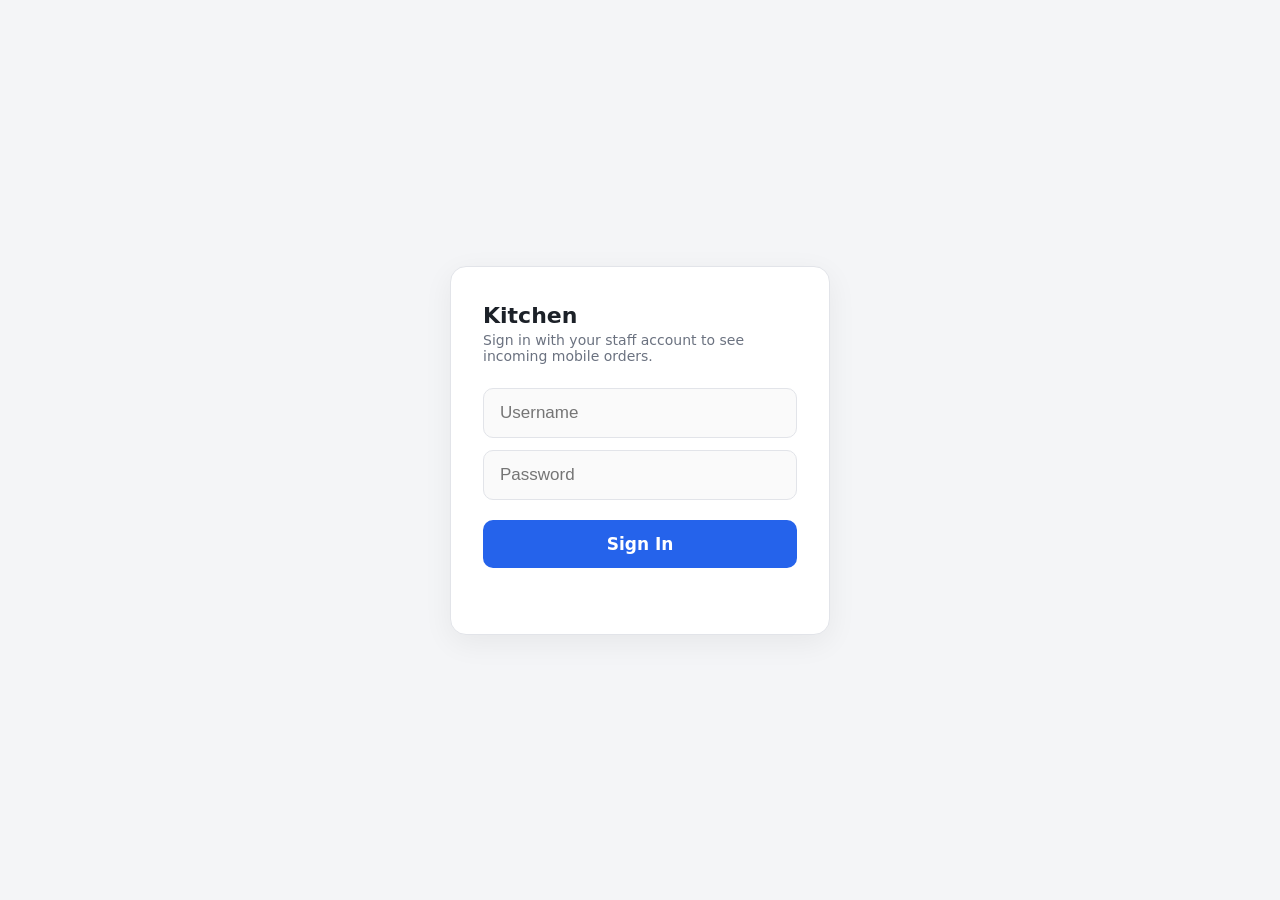
<file: src/POS-MB.API/wwwroot/chef/index.html>
<!doctype html>
<html lang="en">
<head>
<meta charset="utf-8" />
<meta name="viewport" content="width=device-width, initial-scale=1, maximum-scale=1, user-scalable=no" />
<title>POS-MB — Kitchen</title>
<style>
  :root {
    --bg: #f4f5f7;
    --card-bg: #ffffff;
    --ink: #1c2128;
    --muted: #6b7280;
    --border: #e2e4e9;
    --accent: #2563eb;
    --placed: #b45309;
    --placed-bg: #fef3c7;
    --preparing: #1d4ed8;
    --preparing-bg: #dbeafe;
    --ready: #15803d;
    --ready-bg: #dcfce7;
    --danger: #dc2626;
    --danger-bg: #fee2e2;
  }
  * { box-sizing: border-box; }
  html, body {
    margin: 0; padding: 0; height: 100%;
    background: var(--bg); color: var(--ink);
    font-family: "Segoe UI", system-ui, -apple-system, sans-serif;
    -webkit-tap-highlight-color: transparent;
    user-select: none;
  }
  button { font-family: inherit; cursor: pointer; touch-action: manipulation; }

  /* ---------- Login screen ---------- */
  #loginScreen {
    display: flex; align-items: center; justify-content: center;
    height: 100%; padding: 20px;
  }
  #loginBox {
    background: var(--card-bg); border: 1px solid var(--border); border-radius: 16px;
    padding: 36px 32px; width: 100%; max-width: 380px;
    box-shadow: 0 8px 30px rgba(0,0,0,0.06);
  }
  #loginBox h1 { font-size: 22px; margin: 0 0 4px; }
  #loginBox p.sub { color: var(--muted); margin: 0 0 24px; font-size: 14px; }
  #loginBox input {
    width: 100%; padding: 14px 16px; font-size: 17px; margin-bottom: 12px;
    border: 1px solid var(--border); border-radius: 10px; background: #fafafa;
  }
  #loginBox input:focus { outline: 2px solid var(--accent); background: #fff; }
  #loginBox button {
    width: 100%; padding: 14px; font-size: 17px; font-weight: 600;
    background: var(--accent); color: #fff; border: none; border-radius: 10px;
    margin-top: 8px;
  }
  #loginBox button:disabled { opacity: 0.6; }
  #loginError { color: var(--danger); font-size: 14px; margin-top: 12px; min-height: 18px; }

  /* ---------- Board screen ---------- */
  #boardScreen { display: none; height: 100%; flex-direction: column; }
  header {
    display: flex; align-items: center; gap: 16px; flex-wrap: wrap;
    padding: 14px 20px; background: #1c2128; color: #fff;
  }
  header h1 { font-size: 18px; margin: 0; font-weight: 700; }
  header .spacer { flex: 1; }
  header label { display: flex; align-items: center; gap: 8px; font-size: 14px; font-weight: 600; }
  header input[type="checkbox"] { width: 20px; height: 20px; }
  #acceptingLabel { display: flex; align-items: center; gap: 8px; padding: 8px 14px; border-radius: 999px; background: rgba(255,255,255,0.1); }
  #acceptingLabel.off { background: var(--danger); }
  #printStatus { font-size: 13px; color: #b8c0cc; max-width: 260px; }
  #logoutBtn {
    background: #b02a37; color: #fff; border: none; border-radius: 8px;
    padding: 10px 16px; font-weight: 600;
  }

  #board {
    flex: 1; overflow-y: auto; padding: 18px;
    display: grid; gap: 16px;
    grid-template-columns: repeat(auto-fill, minmax(300px, 1fr));
    align-content: start;
  }
  #empty { grid-column: 1 / -1; text-align: center; color: var(--muted); padding: 60px 20px; font-size: 18px; }

  .card {
    background: var(--card-bg); border-radius: 14px; border: 1px solid var(--border);
    border-left-width: 6px; padding: 16px 18px; box-shadow: 0 2px 8px rgba(0,0,0,0.04);
    display: flex; flex-direction: column; gap: 10px;
  }
  .card.status-0 { border-left-color: var(--placed); }
  .card.status-1 { border-left-color: var(--preparing); }
  .card.status-2 { border-left-color: var(--ready); }
  .card.status-3, .card.status-4 { border-left-color: var(--border); opacity: 0.7; }

  .card .row1 { display: flex; align-items: baseline; justify-content: space-between; }
  .card .orderNum { font-size: 22px; font-weight: 800; }
  .card .time { color: var(--muted); font-size: 14px; }

  .badge { display: inline-block; padding: 3px 10px; border-radius: 999px; font-size: 12px; font-weight: 700; width: fit-content; }
  .badge.status-0 { background: var(--placed-bg); color: var(--placed); }
  .badge.status-1 { background: var(--preparing-bg); color: var(--preparing); }
  .badge.status-2 { background: var(--ready-bg); color: var(--ready); }
  .badge.status-3 { background: #e5e7eb; color: #374151; }
  .badge.status-4 { background: var(--danger-bg); color: var(--danger); }

  .items { font-size: 15px; line-height: 1.5; color: #333; }
  .items .line { display: flex; justify-content: space-between; gap: 8px; }
  .items .qty { font-weight: 700; color: var(--accent); }
  .items .comment { color: var(--muted); font-size: 13px; padding-left: 20px; }

  .countdown { font-size: 13px; font-weight: 700; color: var(--placed); }
  .countdown.urgent { color: var(--danger); }

  .actions { display: flex; gap: 10px; margin-top: 4px; }
  .actions button {
    flex: 1; padding: 14px; border-radius: 10px; border: none; font-size: 15px; font-weight: 700;
  }
  .btn-advance { background: var(--accent); color: #fff; }
  .btn-cancel { background: #fff; color: var(--danger); border: 1px solid var(--danger) !important; }
  .actions button:disabled { opacity: 0.5; }

  @media (prefers-color-scheme: dark) {
    :root {
      --bg: #14161a; --card-bg: #1e2128; --ink: #e6e8eb; --muted: #8b93a1; --border: #2c313a;
    }
    #loginBox input { background: #171a1f; color: #e6e8eb; }
    .items { color: #d1d5db; }
    .badge.status-3 { background: #2c313a; color: #d1d5db; }
  }
</style>
</head>
<body>

  <div id="loginScreen">
    <div id="loginBox">
      <h1>Kitchen</h1>
      <p class="sub">Sign in with your staff account to see incoming mobile orders.</p>
      <input id="username" type="text" placeholder="Username" autocomplete="username" />
      <input id="password" type="password" placeholder="Password" autocomplete="current-password" />
      <button id="loginBtn">Sign In</button>
      <div id="loginError"></div>
    </div>
  </div>

  <div id="boardScreen">
    <header>
      <h1>Kitchen — Mobile Orders</h1>
      <label><input type="checkbox" id="showAllChk" /> Show completed/cancelled</label>
      <div class="spacer"></div>
      <div id="printStatus"></div>
      <label id="acceptingLabel">
        <input type="checkbox" id="acceptingChk" />
        Accepting Online Orders
      </label>
      <button id="logoutBtn">Log Out</button>
    </header>
    <div id="board"></div>
  </div>

<script>
(function () {
  "use strict";

  const API = ""; // same-origin
  const STATUS = { PLACED: 0, PREPARING: 1, READY: 2, COMPLETED: 3, CANCELLED: 4 };
  const STATUS_NAME = { 0: "Placed", 1: "Preparing", 2: "Ready", 3: "Completed", 4: "Cancelled" };
  const ADVANCE_LABEL = { 0: "Start Preparing", 1: "Mark Ready", 2: "Complete" };
  const ADVANCE_NEXT = { 0: STATUS.PREPARING, 1: STATUS.READY, 2: STATUS.COMPLETED };
  const PERMISSION_ORDERS = 4;

  // Matches clsOrderBusiness.MobileOrderAutoCancelMinutesSettingKey/DefaultAutoCancelMinutes
  const AUTO_CANCEL_SETTING_KEY = "MobileOrderAutoCancelMinutes";
  const DEFAULT_AUTO_CANCEL_MINUTES = 10;
  const ACCEPTING_ORDERS_SETTING_KEY = "AcceptingOnlineOrders";

  const REFRESH_INTERVAL_MS = 5000;
  const HEARTBEAT_INTERVAL_MS = 30000;
  const TOKEN_REFRESH_INTERVAL_MS = 20 * 60 * 1000;

  const state = {
    token: null,
    refreshToken: null,
    permissions: 0,
    timeZoneOffsetHours: 0,
    autoCancelMinutes: DEFAULT_AUTO_CANCEL_MINUTES,
    itemNames: new Map(),
    orders: [],
    suppressAcceptingEvent: false,
    // orderId -> { status, total, items } - avoids re-fetching an order's
    // full item detail every 5s poll when nothing about it has changed.
    // Refetching unconditionally (every order, every cycle) was chatty
    // enough on its own to trip the API's rate limiter alongside WinForms'
    // own polling - this cuts it down to only new/changed orders.
    detailCache: new Map()
  };

  const $ = (id) => document.getElementById(id);

  // ---------- HTTP ----------
  async function api(path, options) {
    options = options || {};
    options.headers = Object.assign({}, options.headers, {
      "Content-Type": "application/json",
      "Authorization": "Bearer " + state.token
    });
    const res = await fetch(API + path, options);
    if (res.status === 401) {
      const refreshed = await tryRefreshToken();
      if (refreshed) return api(path, options); // one retry with the new token
      logout();
      throw new Error("Session expired");
    }
    return res;
  }

  async function tryRefreshToken() {
    if (!state.refreshToken) return false;
    try {
      const res = await fetch(API + "/api/users/refresh-token", {
        method: "POST",
        headers: { "Content-Type": "application/json" },
        body: JSON.stringify({ RefreshToken: state.refreshToken })
      });
      if (!res.ok) return false;
      const data = await res.json();
      state.token = data.token;
      state.refreshToken = data.refreshToken;
      persistSession();
      return true;
    } catch {
      return false;
    }
  }

  // ---------- Session persistence ----------
  function persistSession() {
    localStorage.setItem("chef.token", state.token);
    localStorage.setItem("chef.refreshToken", state.refreshToken);
    localStorage.setItem("chef.permissions", String(state.permissions));
  }
  function clearSession() {
    localStorage.removeItem("chef.token");
    localStorage.removeItem("chef.refreshToken");
    localStorage.removeItem("chef.permissions");
  }
  function loadSession() {
    const token = localStorage.getItem("chef.token");
    const refreshToken = localStorage.getItem("chef.refreshToken");
    const permissions = localStorage.getItem("chef.permissions");
    if (!token || !refreshToken) return false;
    state.token = token;
    state.refreshToken = refreshToken;
    state.permissions = Number(permissions) || 0;
    return true;
  }

  // ---------- Login ----------
  $("loginBtn").addEventListener("click", doLogin);
  $("password").addEventListener("keydown", (e) => { if (e.key === "Enter") doLogin(); });

  async function doLogin() {
    const username = $("username").value.trim();
    const password = $("password").value;
    if (!username || !password) return;

    $("loginBtn").disabled = true;
    $("loginError").textContent = "";
    try {
      const res = await fetch(API + "/api/users/verify-credentials", {
        method: "POST",
        headers: { "Content-Type": "application/json" },
        body: JSON.stringify({ UserName: username, Password: password })
      });
      if (!res.ok) {
        $("loginError").textContent = "Incorrect username or password.";
        return;
      }
      const data = await res.json();
      if ((data.user.permissions & PERMISSION_ORDERS) === 0) {
        $("loginError").textContent = "This account isn't allowed to manage orders.";
        return;
      }
      state.token = data.token;
      state.refreshToken = data.refreshToken;
      state.permissions = data.user.permissions;
      persistSession();
      await startBoard();
    } catch {
      $("loginError").textContent = "Could not reach the server. Check your connection.";
    } finally {
      $("loginBtn").disabled = false;
    }
  }

  $("logoutBtn").addEventListener("click", logout);

  function logout() {
    if (state.refreshToken && state.token) {
      // Best-effort - don't block logout on a network hiccup.
      fetch(API + "/api/users/logout", {
        method: "POST",
        headers: { "Content-Type": "application/json", "Authorization": "Bearer " + state.token },
        body: JSON.stringify({ RefreshToken: state.refreshToken })
      }).catch(() => {});
    }
    clearSession();
    stopTimers();
    state.token = null;
    state.refreshToken = null;
    $("boardScreen").style.display = "none";
    $("loginScreen").style.display = "flex";
    $("username").value = "";
    $("password").value = "";
  }

  // ---------- Board bootstrap ----------
  async function startBoard() {
    $("loginScreen").style.display = "none";
    $("boardScreen").style.display = "flex";

    await Promise.all([
      loadTimeZoneOffset(),
      loadAutoCancelMinutes(),
      loadAcceptingToggle(),
      loadItemNames()
    ]);

    await refreshOrders();
    startTimers();
  }

  async function loadTimeZoneOffset() {
    try {
      const res = await api("/api/settings/TimeZoneOffsetHours");
      if (res.ok) {
        const s = await res.json();
        state.timeZoneOffsetHours = s.value ? parseFloat(s.value) : 0;
      }
    } catch { /* fall back to 0 */ }
  }

  async function loadAutoCancelMinutes() {
    try {
      const res = await api("/api/settings/" + AUTO_CANCEL_SETTING_KEY);
      if (res.ok) {
        const s = await res.json();
        const minutes = s.value ? parseInt(s.value, 10) : NaN;
        state.autoCancelMinutes = minutes > 0 ? minutes : DEFAULT_AUTO_CANCEL_MINUTES;
      }
    } catch { /* keep default */ }
  }

  async function loadItemNames() {
    try {
      const res = await api("/api/items?includeInactive=true");
      if (res.ok) {
        const items = await res.json();
        state.itemNames = new Map(items.map((i) => [i.itemId, i.itemName]));
      }
    } catch { /* names fall back to "Item #n" */ }
  }

  // ---------- Accepting Online Orders toggle ----------
  async function loadAcceptingToggle() {
    try {
      const res = await api("/api/settings/" + ACCEPTING_ORDERS_SETTING_KEY);
      const value = res.ok ? (await res.json()).value : null;
      state.suppressAcceptingEvent = true;
      $("acceptingChk").checked = value !== "false"; // missing/anything else defaults to accepting
      state.suppressAcceptingEvent = false;
      applyAcceptingLabelStyle();
    } catch { /* leave as-is */ }
  }

  function applyAcceptingLabelStyle() {
    $("acceptingLabel").classList.toggle("off", !$("acceptingChk").checked);
  }

  $("acceptingChk").addEventListener("change", async () => {
    if (state.suppressAcceptingEvent) return;
    const isAccepting = $("acceptingChk").checked;
    $("acceptingChk").disabled = true;
    try {
      await api("/api/settings/accepting-online-orders", {
        method: "POST",
        body: JSON.stringify(isAccepting)
      });
      applyAcceptingLabelStyle();
    } catch {
      await loadAcceptingToggle(); // revert to whatever the server actually has
    } finally {
      $("acceptingChk").disabled = false;
    }
  });

  // ---------- Orders ----------
  $("showAllChk").addEventListener("change", render);

  async function refreshOrders() {
    const today = new Date();
    const dateStr = today.getFullYear() + "-" + pad(today.getMonth() + 1) + "-" + pad(today.getDate());

    let res;
    try {
      // OrderSource=1 is Mobile - a cashier order is paid/handed over at
      // creation (starts at Completed already), never meaningful in a
      // working kitchen queue.
      res = await api(`/api/orders?startDate=${dateStr}&endDate=${dateStr}&orderSource=1`);
    } catch {
      return; // session handling already dealt with (logout) if it was a 401
    }
    if (!res.ok) return;

    const summaries = await res.json();

    // Full item detail per order (name/qty/comment) is the actual point of a
    // kitchen screen - unlike the WinForms grid (which only shows a compact
    // row with a "View" button), the chef needs to see what's inside every
    // card without an extra tap. Only fetched for an order the first time
    // it's seen, or again if its status/total changed since - an order
    // sitting unchanged in Preparing for several poll cycles costs zero
    // extra requests after the first.
    const detailed = await Promise.all(summaries.map(async (o) => {
      const cached = state.detailCache.get(o.orderId);
      if (cached && cached.status === o.status && cached.total === o.total) {
        return Object.assign({}, o, { items: cached.items });
      }
      try {
        const detailRes = await api(`/api/orders/${o.orderId}`);
        if (detailRes.ok) {
          const full = await detailRes.json();
          state.detailCache.set(o.orderId, { status: full.status, total: full.total, items: full.items });
          return full;
        }
      } catch { /* fall through to the summary-only shape below */ }
      return Object.assign({}, o, { items: cached ? cached.items : [] });
    }));

    // Drop cache entries for orders no longer in today's list (rolled past
    // midnight, etc.) so this doesn't grow without bound across a long shift.
    const liveIds = new Set(summaries.map((o) => o.orderId));
    for (const id of state.detailCache.keys()) {
      if (!liveIds.has(id)) state.detailCache.delete(id);
    }

    // Item names are otherwise only loaded once, at page load - a tablet
    // left open all shift (the normal way this page is used) would keep
    // showing "Item #n" forever for anything created afterward. Refreshing
    // the whole list is wasteful every 5s poll for something that changes
    // rarely, so only do it on demand, the moment an order actually
    // references an item id this page doesn't have a name for yet.
    const hasUnknownItem = detailed.some((o) => (o.items || []).some((oi) => !state.itemNames.has(oi.itemId)));
    if (hasUnknownItem) await loadItemNames();

    state.orders = detailed;
    render();
  }

  function pad(n) { return n < 10 ? "0" + n : String(n); }

  // The API sends timestamps like "2026-08-11T14:37:00.167" - no trailing
  // "Z"/offset, because they come from a SQL Server DATETIME2 column that
  // carries no timezone marker at all, even though every value is UTC by
  // convention throughout this app. Date.parse() on a string like that is
  // NOT treated as UTC - the ES spec has browsers interpret a date-time
  // string with no timezone designator as LOCAL time, which silently
  // shifted every deadline/timestamp on this page by the browser's own
  // timezone offset (multiple hours here). Appending "Z" forces the
  // unambiguous, correct interpretation everywhere a server timestamp is
  // parsed - never call Date.parse directly on one of these strings.
  function parseUtc(iso) {
    return Date.parse(/[Zz]|[+-]\d\d:?\d\d$/.test(iso) ? iso : iso + "Z");
  }

  function toLocalDisplay(utcIso) {
    const utcMs = parseUtc(utcIso);
    const localMs = utcMs + state.timeZoneOffsetHours * 3600000;
    const d = new Date(localMs);
    return pad(d.getUTCHours()) + ":" + pad(d.getUTCMinutes());
  }

  function render() {
    const showAll = $("showAllChk").checked;
    const visible = state.orders.filter((o) =>
      showAll || o.status === STATUS.PLACED || o.status === STATUS.PREPARING || o.status === STATUS.READY);

    // Oldest first - matches a real kitchen queue, the order that's waited
    // longest belongs first, not buried under newer arrivals.
    visible.sort((a, b) => parseUtc(a.date) - parseUtc(b.date));

    const board = $("board");
    board.innerHTML = "";

    if (visible.length === 0) {
      board.innerHTML = '<div id="empty">No orders right now.</div>';
      return;
    }

    for (const order of visible) board.appendChild(renderCard(order));
  }

  function renderCard(order) {
    const card = document.createElement("div");
    card.className = "card status-" + order.status;

    const row1 = document.createElement("div");
    row1.className = "row1";
    const orderNum = document.createElement("div");
    orderNum.className = "orderNum";
    orderNum.textContent = "#" + (order.serialNumber ?? order.orderId);
    const time = document.createElement("div");
    time.className = "time";
    time.textContent = toLocalDisplay(order.date);
    row1.appendChild(orderNum);
    row1.appendChild(time);
    card.appendChild(row1);

    const badge = document.createElement("span");
    badge.className = "badge status-" + order.status;
    badge.textContent = STATUS_NAME[order.status];
    card.appendChild(badge);

    const items = document.createElement("div");
    items.className = "items";
    for (const oi of (order.items || [])) {
      const line = document.createElement("div");
      line.className = "line";
      const name = document.createElement("span");
      name.innerHTML = '<span class="qty">x' + oi.quantity + '</span> ' +
        escapeHtml(state.itemNames.get(oi.itemId) || ("Item #" + oi.itemId));
      line.appendChild(name);
      items.appendChild(line);
      if (oi.comment) {
        const comment = document.createElement("div");
        comment.className = "comment";
        comment.textContent = oi.comment;
        items.appendChild(comment);
      }
    }
    card.appendChild(items);

    if (order.status === STATUS.PLACED) {
      const countdown = document.createElement("div");
      countdown.className = "countdown";
      // updatedAt, not date - a mobile order sits at AwaitingPayment before
      // Placed, so anchoring to order creation would silently burn however
      // long checkout took before this even became visible here. updatedAt
      // is set the instant it actually became Placed - see
      // clsOrderDataAccess.GetStaleMobileOrdersAsync for the server side.
      countdown.dataset.orderUpdatedAt = order.updatedAt;
      updateCountdown(countdown);
      card.appendChild(countdown);
    }

    const actions = document.createElement("div");
    actions.className = "actions";

    if (order.status in ADVANCE_NEXT) {
      const advanceBtn = document.createElement("button");
      advanceBtn.className = "btn-advance";
      advanceBtn.textContent = ADVANCE_LABEL[order.status];
      advanceBtn.addEventListener("click", () => advanceOrder(order));
      actions.appendChild(advanceBtn);
    }

    if (order.status === STATUS.PLACED || order.status === STATUS.PREPARING || order.status === STATUS.READY) {
      const cancelBtn = document.createElement("button");
      cancelBtn.className = "btn-cancel";
      cancelBtn.textContent = "Cancel";
      cancelBtn.addEventListener("click", () => cancelOrder(order));
      actions.appendChild(cancelBtn);
    }

    if (actions.children.length > 0) card.appendChild(actions);

    return card;
  }

  function escapeHtml(s) {
    const div = document.createElement("div");
    div.textContent = s;
    return div.innerHTML;
  }

  async function advanceOrder(order) {
    const next = ADVANCE_NEXT[order.status];
    if (next === undefined) return;
    try {
      const res = await api(`/api/orders/${order.orderId}/status`, {
        method: "PUT",
        body: JSON.stringify({ Status: next })
      });
      if (!res.ok) { alert("Could not update this order's status."); return; }
      // Printing is handled by the cashier PC's background poller now, not
      // this page - a browser can't open a raw socket to the ESC/POS
      // printer. See clsOrderDataAccess.GetOrdersNeedingKitchenTicketAsync.
      await refreshOrders();
    } catch { /* 401 already handled inside api() */ }
  }

  async function cancelOrder(order) {
    if (!confirm(`Cancel order #${order.serialNumber ?? order.orderId}?`)) return;
    try {
      const res = await api(`/api/orders/${order.orderId}/cancel`, { method: "POST" });
      if (!res.ok) { alert("Could not cancel this order."); return; }
      await refreshOrders();
    } catch { /* 401 already handled inside api() */ }
  }

  // ---------- Countdown (per-second repaint, no re-fetch) ----------
  function updateCountdown(el) {
    const deadlineMs = parseUtc(el.dataset.orderUpdatedAt) + state.autoCancelMinutes * 60000;
    const remainingMs = deadlineMs - Date.now();
    if (remainingMs <= 0) {
      el.textContent = "Cancelling...";
      el.classList.add("urgent");
      return;
    }
    const totalSeconds = Math.floor(remainingMs / 1000);
    const m = Math.floor(totalSeconds / 60);
    const s = totalSeconds % 60;
    el.textContent = `Auto-cancel in ${m}:${pad(s)}`;
    el.classList.toggle("urgent", remainingMs < 60000);
  }

  function tickCountdowns() {
    document.querySelectorAll(".countdown").forEach(updateCountdown);
  }

  // ---------- Timers ----------
  let refreshTimer, countdownTimer, heartbeatTimer, tokenRefreshTimer;

  function startTimers() {
    stopTimers();
    refreshTimer = setInterval(refreshOrders, REFRESH_INTERVAL_MS);
    countdownTimer = setInterval(tickCountdowns, 1000);
    heartbeatTimer = setInterval(sendHeartbeat, HEARTBEAT_INTERVAL_MS);
    tokenRefreshTimer = setInterval(tryRefreshToken, TOKEN_REFRESH_INTERVAL_MS);
    sendHeartbeat(); // immediately, not just on the first tick
  }
  function stopTimers() {
    clearInterval(refreshTimer);
    clearInterval(countdownTimer);
    clearInterval(heartbeatTimer);
    clearInterval(tokenRefreshTimer);
  }

  async function sendHeartbeat() {
    // Same "someone is actually watching mobile orders" signal FormMain
    // sends from WinForms - the chef tablet is an equally legitimate source
    // of that signal, not just a read-only view.
    try { await api("/api/settings/heartbeat", { method: "POST" }); } catch { /* best-effort */ }
  }

  function showPrintNote() {
    // Kitchen tickets print from the cashier PC's background poller now
    // (this page has no printer access) - a short standing note avoids the
    // chef wondering why nothing came out of a printer next to the tablet.
    $("printStatus").textContent = "Kitchen tickets print automatically at the register.";
  }

  // ---------- Boot ----------
  showPrintNote();
  if (loadSession()) {
    startBoard().catch(() => logout());
  }
})();
</script>
</body>
</html>
</file>
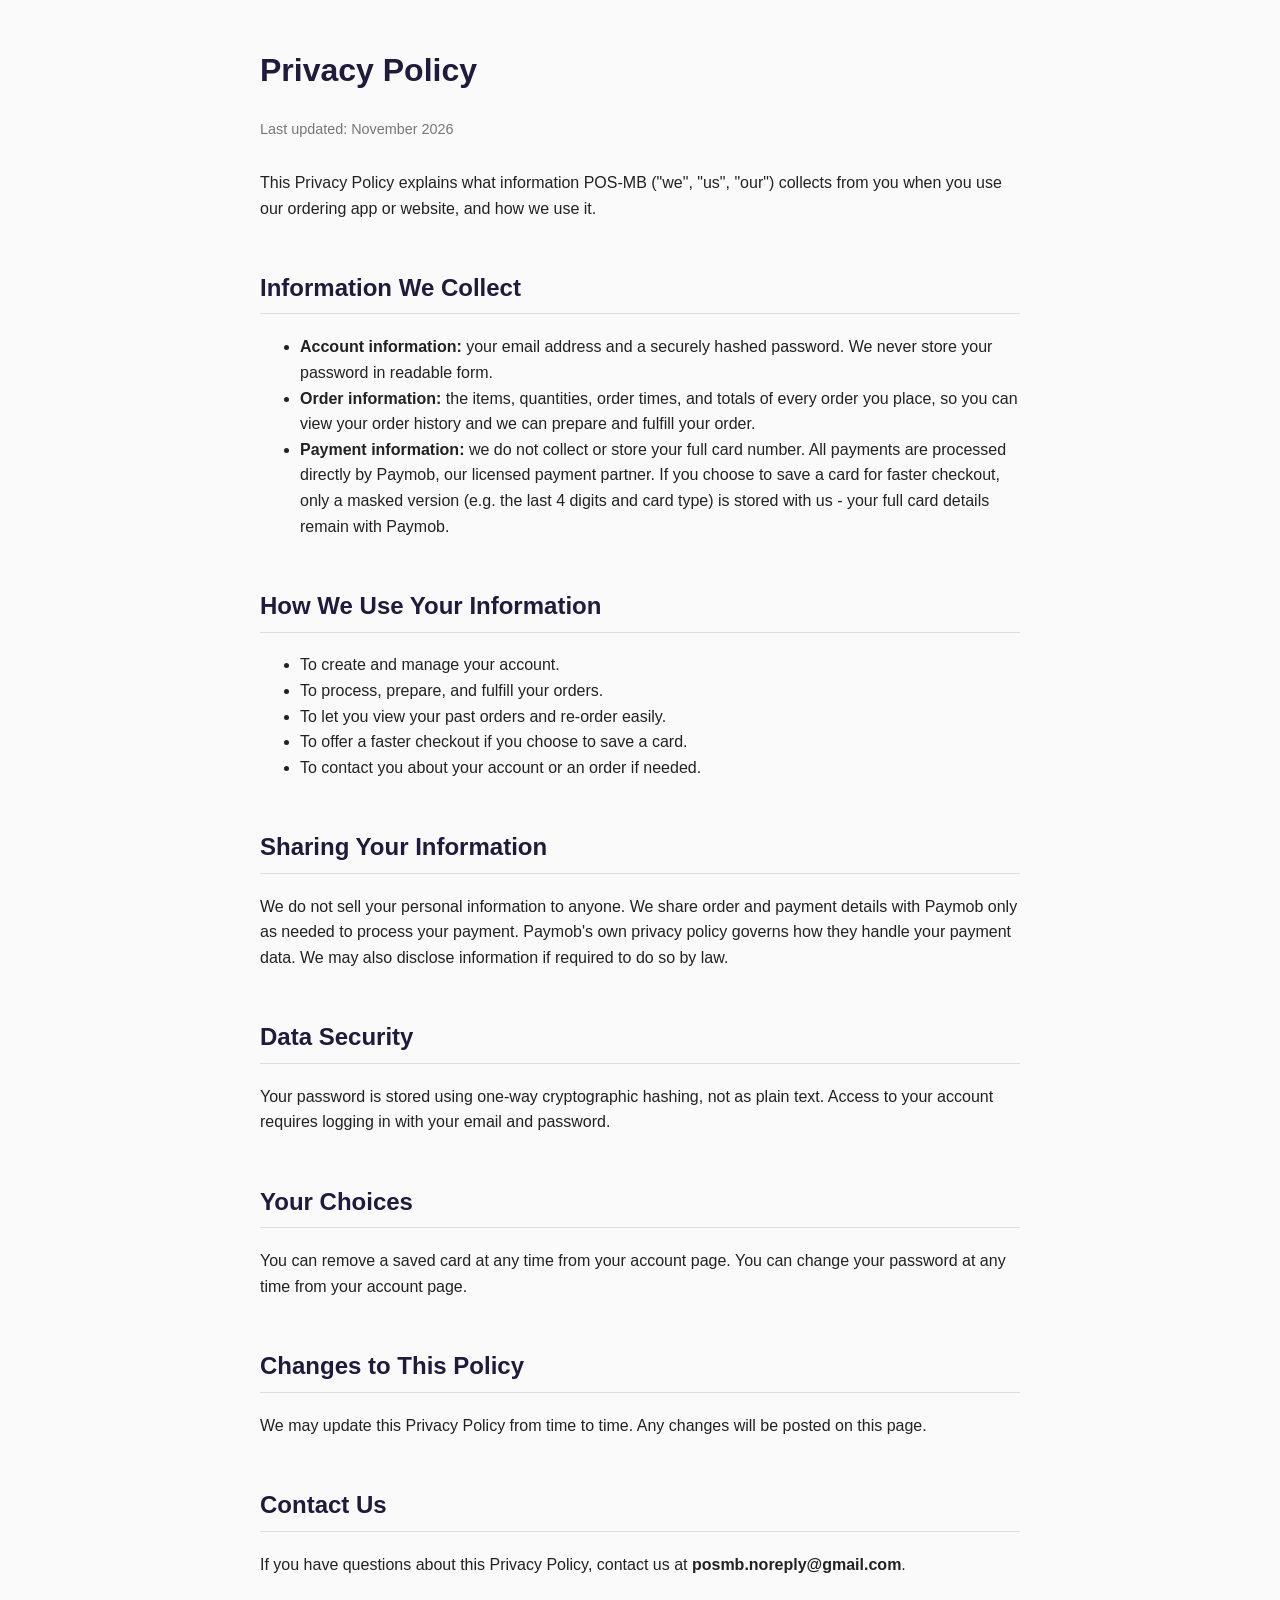
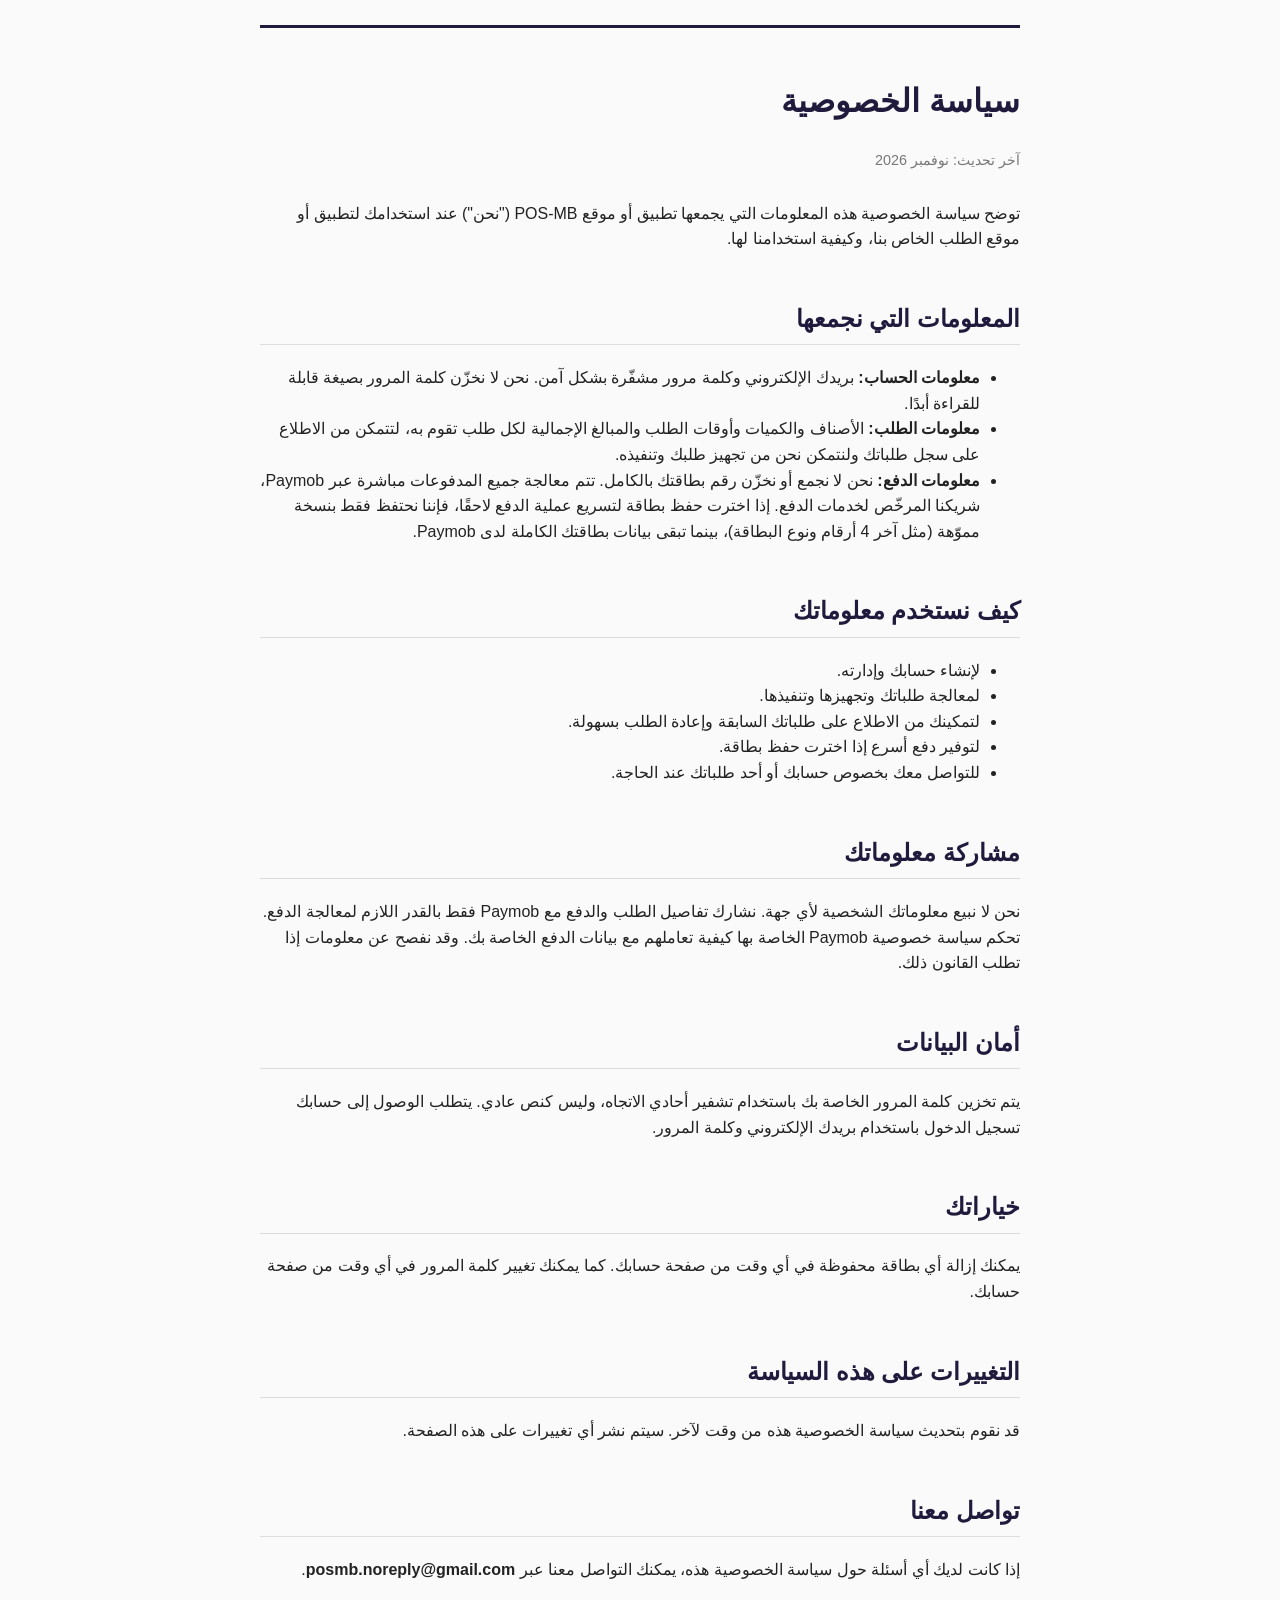
<file: src/POS-MB.API/wwwroot/policies/privacy.html>
<!DOCTYPE html>
<html lang="en">
<head>
<meta charset="utf-8" />
<meta name="viewport" content="width=device-width, initial-scale=1.0" />
<title>Privacy Policy - POS-MB</title>
<style>
  body { font-family: 'Segoe UI', Tahoma, Arial, sans-serif; max-width: 760px; margin: 0 auto; padding: 24px 20px 60px; color: #222; line-height: 1.6; background: #fafafa; }
  h1 { color: #201a3d; }
  h2 { color: #201a3d; margin-top: 2em; border-bottom: 1px solid #ddd; padding-bottom: 6px; }
  .updated { color: #777; font-size: 0.9em; margin-bottom: 2em; }
  .lang-divider { margin: 3em 0; border: none; border-top: 3px solid #201a3d; }
  [dir="rtl"] { font-family: 'Segoe UI', Tahoma, Arial, sans-serif; }
  a { color: #0071c1; }
</style>
</head>
<body>

<h1>Privacy Policy</h1>
<p class="updated">Last updated: November 2026</p>

<p>This Privacy Policy explains what information POS-MB ("we", "us", "our") collects from you when you use our ordering app or website, and how we use it.</p>

<h2>Information We Collect</h2>
<ul>
  <li><strong>Account information:</strong> your email address and a securely hashed password. We never store your password in readable form.</li>
  <li><strong>Order information:</strong> the items, quantities, order times, and totals of every order you place, so you can view your order history and we can prepare and fulfill your order.</li>
  <li><strong>Payment information:</strong> we do not collect or store your full card number. All payments are processed directly by Paymob, our licensed payment partner. If you choose to save a card for faster checkout, only a masked version (e.g. the last 4 digits and card type) is stored with us - your full card details remain with Paymob.</li>
</ul>

<h2>How We Use Your Information</h2>
<ul>
  <li>To create and manage your account.</li>
  <li>To process, prepare, and fulfill your orders.</li>
  <li>To let you view your past orders and re-order easily.</li>
  <li>To offer a faster checkout if you choose to save a card.</li>
  <li>To contact you about your account or an order if needed.</li>
</ul>

<h2>Sharing Your Information</h2>
<p>We do not sell your personal information to anyone. We share order and payment details with Paymob only as needed to process your payment. Paymob's own privacy policy governs how they handle your payment data. We may also disclose information if required to do so by law.</p>

<h2>Data Security</h2>
<p>Your password is stored using one-way cryptographic hashing, not as plain text. Access to your account requires logging in with your email and password.</p>

<h2>Your Choices</h2>
<p>You can remove a saved card at any time from your account page. You can change your password at any time from your account page.</p>

<h2>Changes to This Policy</h2>
<p>We may update this Privacy Policy from time to time. Any changes will be posted on this page.</p>

<h2>Contact Us</h2>
<p>If you have questions about this Privacy Policy, contact us at <strong>posmb.noreply@gmail.com</strong>.</p>

<hr class="lang-divider" />

<div dir="rtl" lang="ar">

<h1>سياسة الخصوصية</h1>
<p class="updated">آخر تحديث: نوفمبر 2026</p>

<p>توضح سياسة الخصوصية هذه المعلومات التي يجمعها تطبيق أو موقع POS-MB ("نحن") عند استخدامك لتطبيق أو موقع الطلب الخاص بنا، وكيفية استخدامنا لها.</p>

<h2>المعلومات التي نجمعها</h2>
<ul>
  <li><strong>معلومات الحساب:</strong> بريدك الإلكتروني وكلمة مرور مشفّرة بشكل آمن. نحن لا نخزّن كلمة المرور بصيغة قابلة للقراءة أبدًا.</li>
  <li><strong>معلومات الطلب:</strong> الأصناف والكميات وأوقات الطلب والمبالغ الإجمالية لكل طلب تقوم به، لتتمكن من الاطلاع على سجل طلباتك ولنتمكن نحن من تجهيز طلبك وتنفيذه.</li>
  <li><strong>معلومات الدفع:</strong> نحن لا نجمع أو نخزّن رقم بطاقتك بالكامل. تتم معالجة جميع المدفوعات مباشرة عبر Paymob، شريكنا المرخّص لخدمات الدفع. إذا اخترت حفظ بطاقة لتسريع عملية الدفع لاحقًا، فإننا نحتفظ فقط بنسخة مموّهة (مثل آخر 4 أرقام ونوع البطاقة)، بينما تبقى بيانات بطاقتك الكاملة لدى Paymob.</li>
</ul>

<h2>كيف نستخدم معلوماتك</h2>
<ul>
  <li>لإنشاء حسابك وإدارته.</li>
  <li>لمعالجة طلباتك وتجهيزها وتنفيذها.</li>
  <li>لتمكينك من الاطلاع على طلباتك السابقة وإعادة الطلب بسهولة.</li>
  <li>لتوفير دفع أسرع إذا اخترت حفظ بطاقة.</li>
  <li>للتواصل معك بخصوص حسابك أو أحد طلباتك عند الحاجة.</li>
</ul>

<h2>مشاركة معلوماتك</h2>
<p>نحن لا نبيع معلوماتك الشخصية لأي جهة. نشارك تفاصيل الطلب والدفع مع Paymob فقط بالقدر اللازم لمعالجة الدفع. تحكم سياسة خصوصية Paymob الخاصة بها كيفية تعاملهم مع بيانات الدفع الخاصة بك. وقد نفصح عن معلومات إذا تطلب القانون ذلك.</p>

<h2>أمان البيانات</h2>
<p>يتم تخزين كلمة المرور الخاصة بك باستخدام تشفير أحادي الاتجاه، وليس كنص عادي. يتطلب الوصول إلى حسابك تسجيل الدخول باستخدام بريدك الإلكتروني وكلمة المرور.</p>

<h2>خياراتك</h2>
<p>يمكنك إزالة أي بطاقة محفوظة في أي وقت من صفحة حسابك. كما يمكنك تغيير كلمة المرور في أي وقت من صفحة حسابك.</p>

<h2>التغييرات على هذه السياسة</h2>
<p>قد نقوم بتحديث سياسة الخصوصية هذه من وقت لآخر. سيتم نشر أي تغييرات على هذه الصفحة.</p>

<h2>تواصل معنا</h2>
<p>إذا كانت لديك أي أسئلة حول سياسة الخصوصية هذه، يمكنك التواصل معنا عبر <strong>posmb.noreply@gmail.com</strong>.</p>

</div>

</body>
</html>
</file>
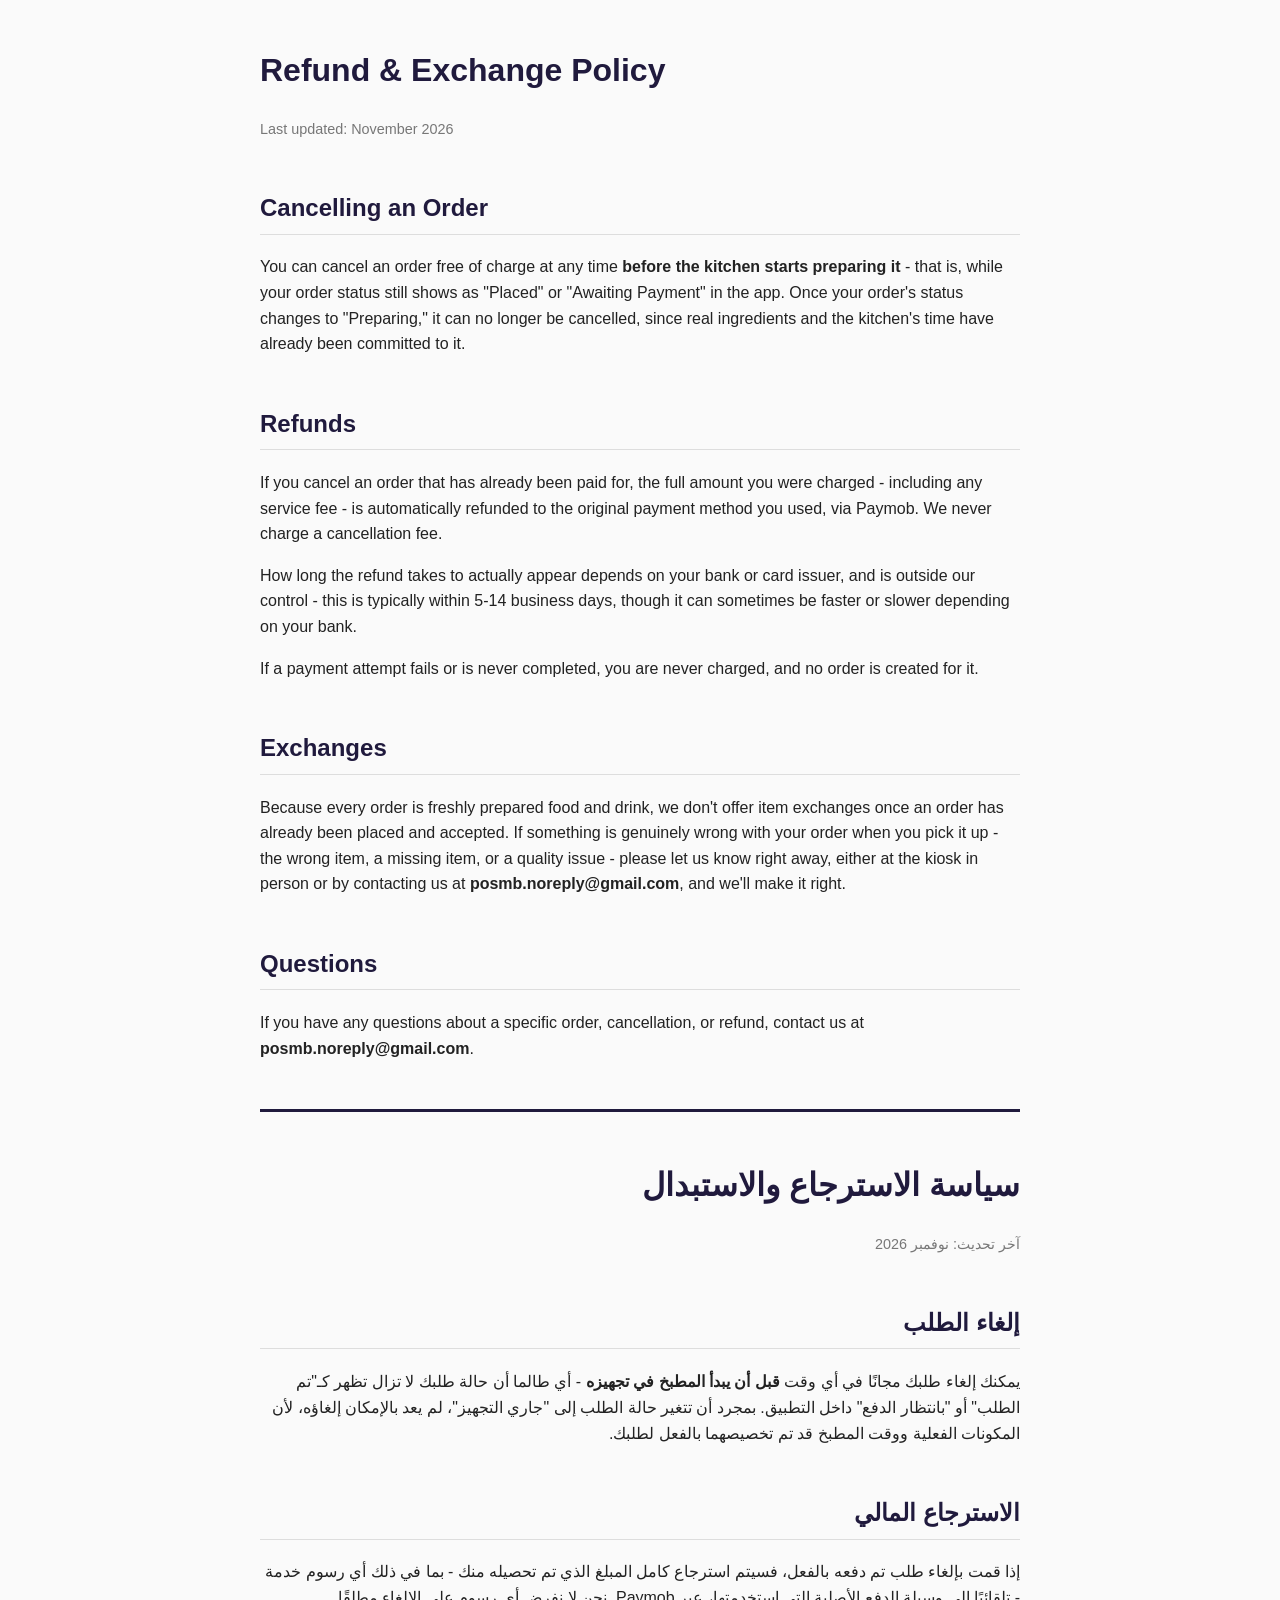
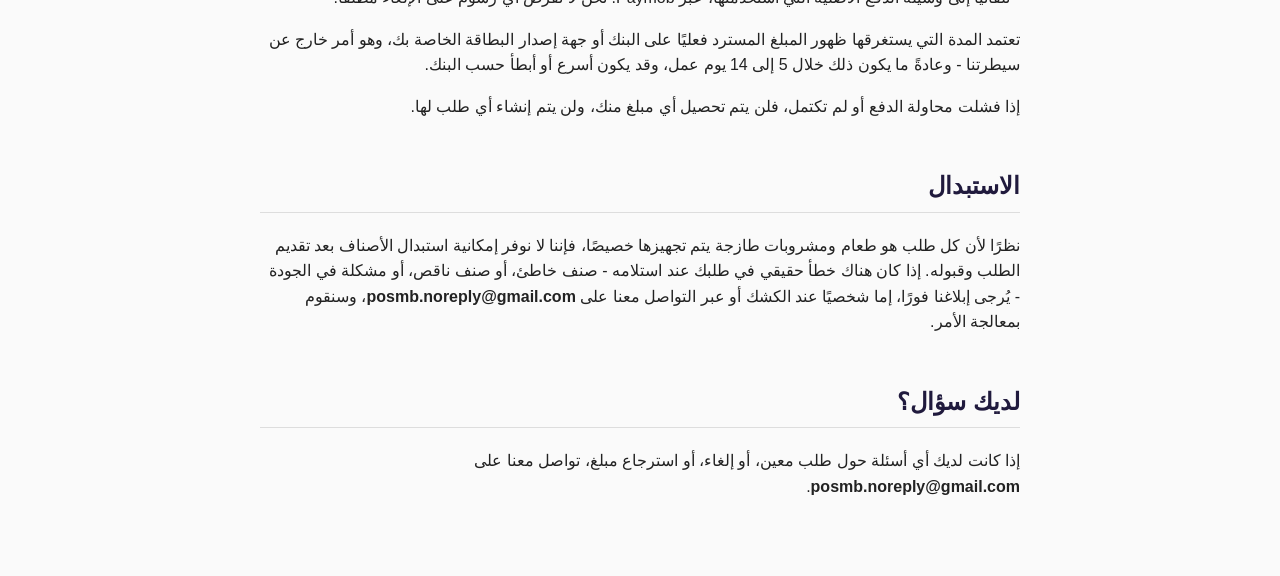
<file: src/POS-MB.API/wwwroot/policies/refund-exchange.html>
<!DOCTYPE html>
<html lang="en">
<head>
<meta charset="utf-8" />
<meta name="viewport" content="width=device-width, initial-scale=1.0" />
<title>Refund &amp; Exchange Policy - POS-MB</title>
<style>
  body { font-family: 'Segoe UI', Tahoma, Arial, sans-serif; max-width: 760px; margin: 0 auto; padding: 24px 20px 60px; color: #222; line-height: 1.6; background: #fafafa; }
  h1 { color: #201a3d; }
  h2 { color: #201a3d; margin-top: 2em; border-bottom: 1px solid #ddd; padding-bottom: 6px; }
  .updated { color: #777; font-size: 0.9em; margin-bottom: 2em; }
  .lang-divider { margin: 3em 0; border: none; border-top: 3px solid #201a3d; }
  a { color: #0071c1; }
</style>
</head>
<body>

<h1>Refund &amp; Exchange Policy</h1>
<p class="updated">Last updated: November 2026</p>

<h2>Cancelling an Order</h2>
<p>You can cancel an order free of charge at any time <strong>before the kitchen starts preparing it</strong> - that is, while your order status still shows as "Placed" or "Awaiting Payment" in the app. Once your order's status changes to "Preparing," it can no longer be cancelled, since real ingredients and the kitchen's time have already been committed to it.</p>

<h2>Refunds</h2>
<p>If you cancel an order that has already been paid for, the full amount you were charged - including any service fee - is automatically refunded to the original payment method you used, via Paymob. We never charge a cancellation fee.</p>
<p>How long the refund takes to actually appear depends on your bank or card issuer, and is outside our control - this is typically within 5-14 business days, though it can sometimes be faster or slower depending on your bank.</p>
<p>If a payment attempt fails or is never completed, you are never charged, and no order is created for it.</p>

<h2>Exchanges</h2>
<p>Because every order is freshly prepared food and drink, we don't offer item exchanges once an order has already been placed and accepted. If something is genuinely wrong with your order when you pick it up - the wrong item, a missing item, or a quality issue - please let us know right away, either at the kiosk in person or by contacting us at <strong>posmb.noreply@gmail.com</strong>, and we'll make it right.</p>

<h2>Questions</h2>
<p>If you have any questions about a specific order, cancellation, or refund, contact us at <strong>posmb.noreply@gmail.com</strong>.</p>

<hr class="lang-divider" />

<div dir="rtl" lang="ar">

<h1>سياسة الاسترجاع والاستبدال</h1>
<p class="updated">آخر تحديث: نوفمبر 2026</p>

<h2>إلغاء الطلب</h2>
<p>يمكنك إلغاء طلبك مجانًا في أي وقت <strong>قبل أن يبدأ المطبخ في تجهيزه</strong> - أي طالما أن حالة طلبك لا تزال تظهر كـ"تم الطلب" أو "بانتظار الدفع" داخل التطبيق. بمجرد أن تتغير حالة الطلب إلى "جاري التجهيز"، لم يعد بالإمكان إلغاؤه، لأن المكونات الفعلية ووقت المطبخ قد تم تخصيصهما بالفعل لطلبك.</p>

<h2>الاسترجاع المالي</h2>
<p>إذا قمت بإلغاء طلب تم دفعه بالفعل، فسيتم استرجاع كامل المبلغ الذي تم تحصيله منك - بما في ذلك أي رسوم خدمة - تلقائيًا إلى وسيلة الدفع الأصلية التي استخدمتها، عبر Paymob. نحن لا نفرض أي رسوم على الإلغاء مطلقًا.</p>
<p>تعتمد المدة التي يستغرقها ظهور المبلغ المسترد فعليًا على البنك أو جهة إصدار البطاقة الخاصة بك، وهو أمر خارج عن سيطرتنا - وعادةً ما يكون ذلك خلال 5 إلى 14 يوم عمل، وقد يكون أسرع أو أبطأ حسب البنك.</p>
<p>إذا فشلت محاولة الدفع أو لم تكتمل، فلن يتم تحصيل أي مبلغ منك، ولن يتم إنشاء أي طلب لها.</p>

<h2>الاستبدال</h2>
<p>نظرًا لأن كل طلب هو طعام ومشروبات طازجة يتم تجهيزها خصيصًا، فإننا لا نوفر إمكانية استبدال الأصناف بعد تقديم الطلب وقبوله. إذا كان هناك خطأ حقيقي في طلبك عند استلامه - صنف خاطئ، أو صنف ناقص، أو مشكلة في الجودة - يُرجى إبلاغنا فورًا، إما شخصيًا عند الكشك أو عبر التواصل معنا على <strong>posmb.noreply@gmail.com</strong>، وسنقوم بمعالجة الأمر.</p>

<h2>لديك سؤال؟</h2>
<p>إذا كانت لديك أي أسئلة حول طلب معين، أو إلغاء، أو استرجاع مبلغ، تواصل معنا على <strong>posmb.noreply@gmail.com</strong>.</p>

</div>

</body>
</html>
</file>
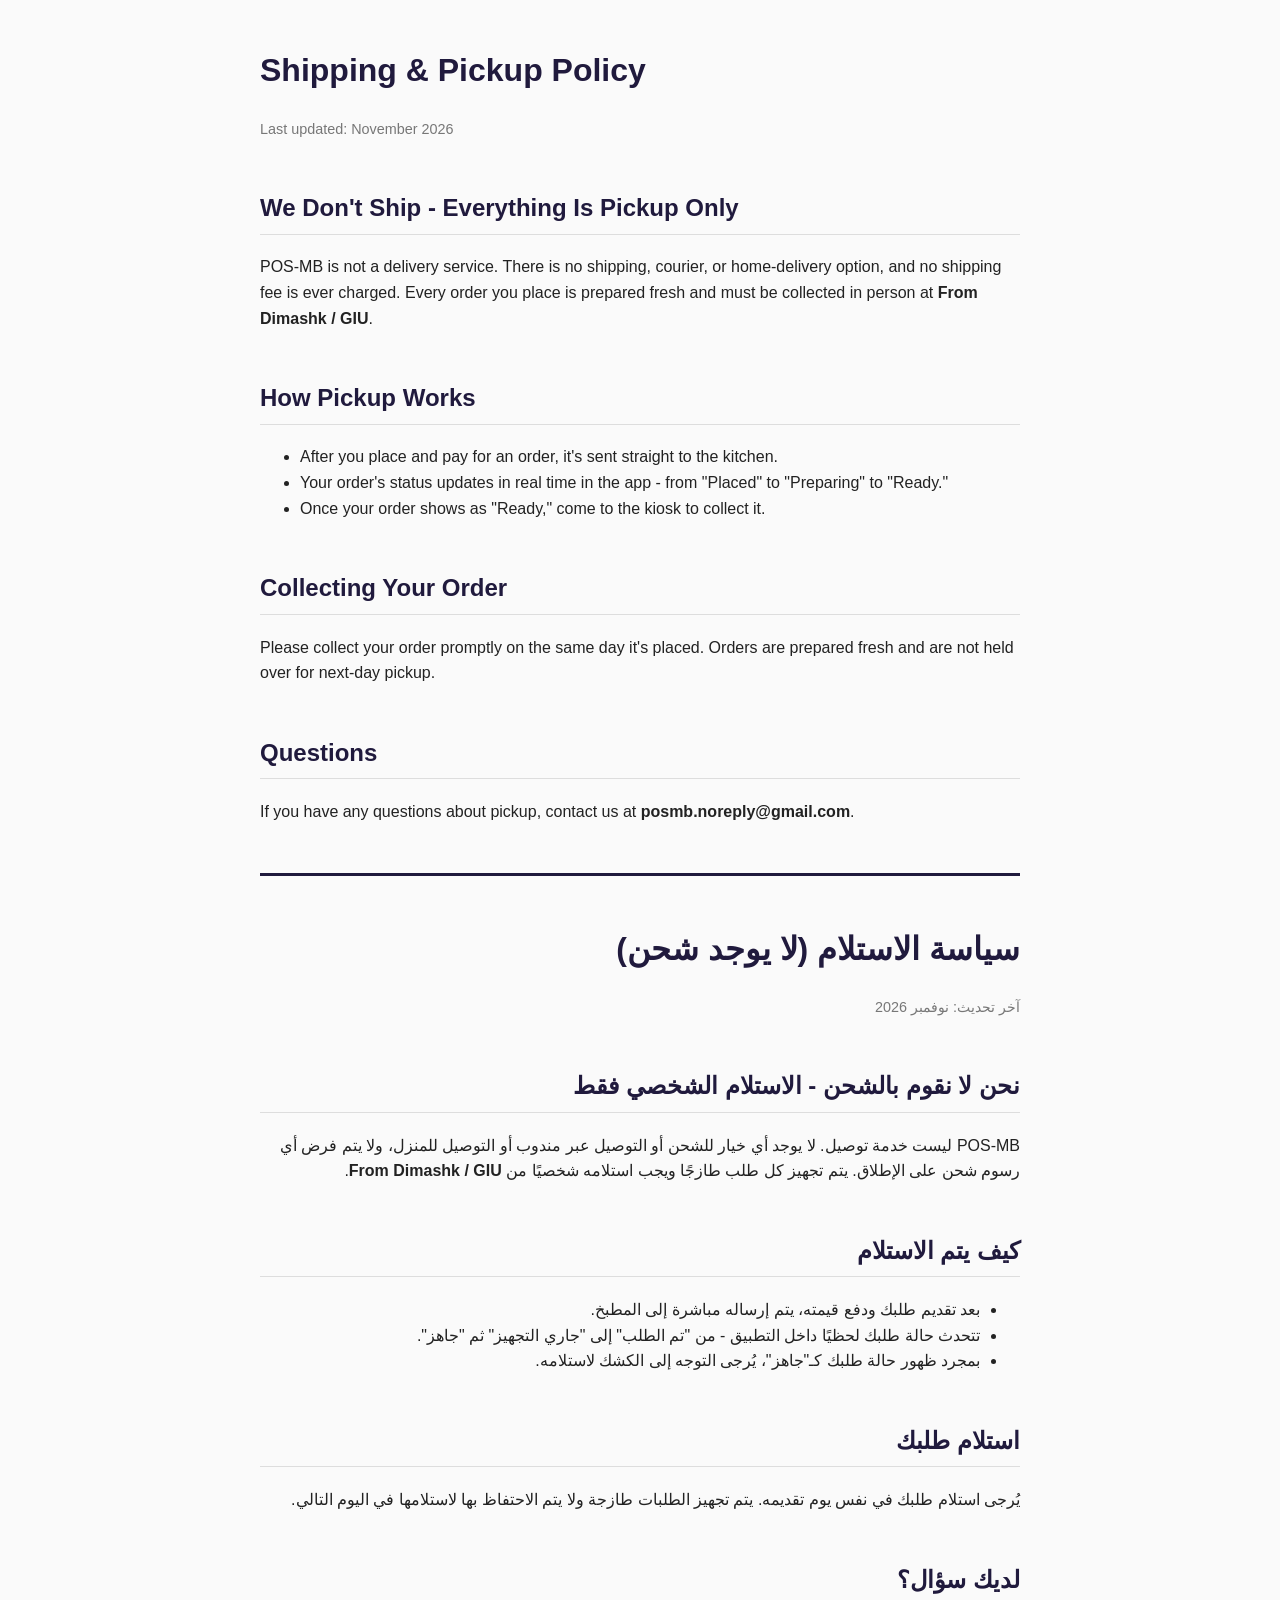
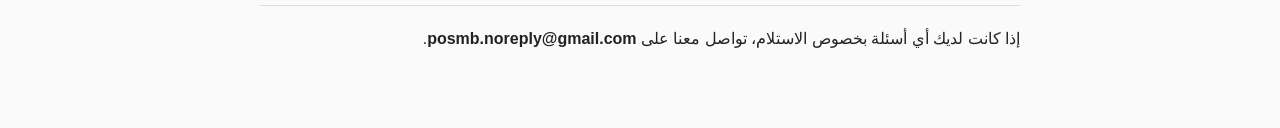
<file: src/POS-MB.API/wwwroot/policies/shipping.html>
<!DOCTYPE html>
<html lang="en">
<head>
<meta charset="utf-8" />
<meta name="viewport" content="width=device-width, initial-scale=1.0" />
<title>Shipping &amp; Pickup Policy - POS-MB</title>
<style>
  body { font-family: 'Segoe UI', Tahoma, Arial, sans-serif; max-width: 760px; margin: 0 auto; padding: 24px 20px 60px; color: #222; line-height: 1.6; background: #fafafa; }
  h1 { color: #201a3d; }
  h2 { color: #201a3d; margin-top: 2em; border-bottom: 1px solid #ddd; padding-bottom: 6px; }
  .updated { color: #777; font-size: 0.9em; margin-bottom: 2em; }
  .lang-divider { margin: 3em 0; border: none; border-top: 3px solid #201a3d; }
  a { color: #0071c1; }
</style>
</head>
<body>

<h1>Shipping &amp; Pickup Policy</h1>
<p class="updated">Last updated: November 2026</p>

<h2>We Don't Ship - Everything Is Pickup Only</h2>
<p>POS-MB is not a delivery service. There is no shipping, courier, or home-delivery option, and no shipping fee is ever charged. Every order you place is prepared fresh and must be collected in person at <strong>From Dimashk / GIU</strong>.</p>

<h2>How Pickup Works</h2>
<ul>
  <li>After you place and pay for an order, it's sent straight to the kitchen.</li>
  <li>Your order's status updates in real time in the app - from "Placed" to "Preparing" to "Ready."</li>
  <li>Once your order shows as "Ready," come to the kiosk to collect it.</li>
</ul>

<h2>Collecting Your Order</h2>
<p>Please collect your order promptly on the same day it's placed. Orders are prepared fresh and are not held over for next-day pickup.</p>

<h2>Questions</h2>
<p>If you have any questions about pickup, contact us at <strong>posmb.noreply@gmail.com</strong>.</p>

<hr class="lang-divider" />

<div dir="rtl" lang="ar">

<h1>سياسة الاستلام (لا يوجد شحن)</h1>
<p class="updated">آخر تحديث: نوفمبر 2026</p>

<h2>نحن لا نقوم بالشحن - الاستلام الشخصي فقط</h2>
<p>POS-MB ليست خدمة توصيل. لا يوجد أي خيار للشحن أو التوصيل عبر مندوب أو التوصيل للمنزل، ولا يتم فرض أي رسوم شحن على الإطلاق. يتم تجهيز كل طلب طازجًا ويجب استلامه شخصيًا من <strong>From Dimashk / GIU</strong>.</p>

<h2>كيف يتم الاستلام</h2>
<ul>
  <li>بعد تقديم طلبك ودفع قيمته، يتم إرساله مباشرة إلى المطبخ.</li>
  <li>تتحدث حالة طلبك لحظيًا داخل التطبيق - من "تم الطلب" إلى "جاري التجهيز" ثم "جاهز".</li>
  <li>بمجرد ظهور حالة طلبك كـ"جاهز"، يُرجى التوجه إلى الكشك لاستلامه.</li>
</ul>

<h2>استلام طلبك</h2>
<p>يُرجى استلام طلبك في نفس يوم تقديمه. يتم تجهيز الطلبات طازجة ولا يتم الاحتفاظ بها لاستلامها في اليوم التالي.</p>

<h2>لديك سؤال؟</h2>
<p>إذا كانت لديك أي أسئلة بخصوص الاستلام، تواصل معنا على <strong>posmb.noreply@gmail.com</strong>.</p>

</div>

</body>
</html>
</file>
